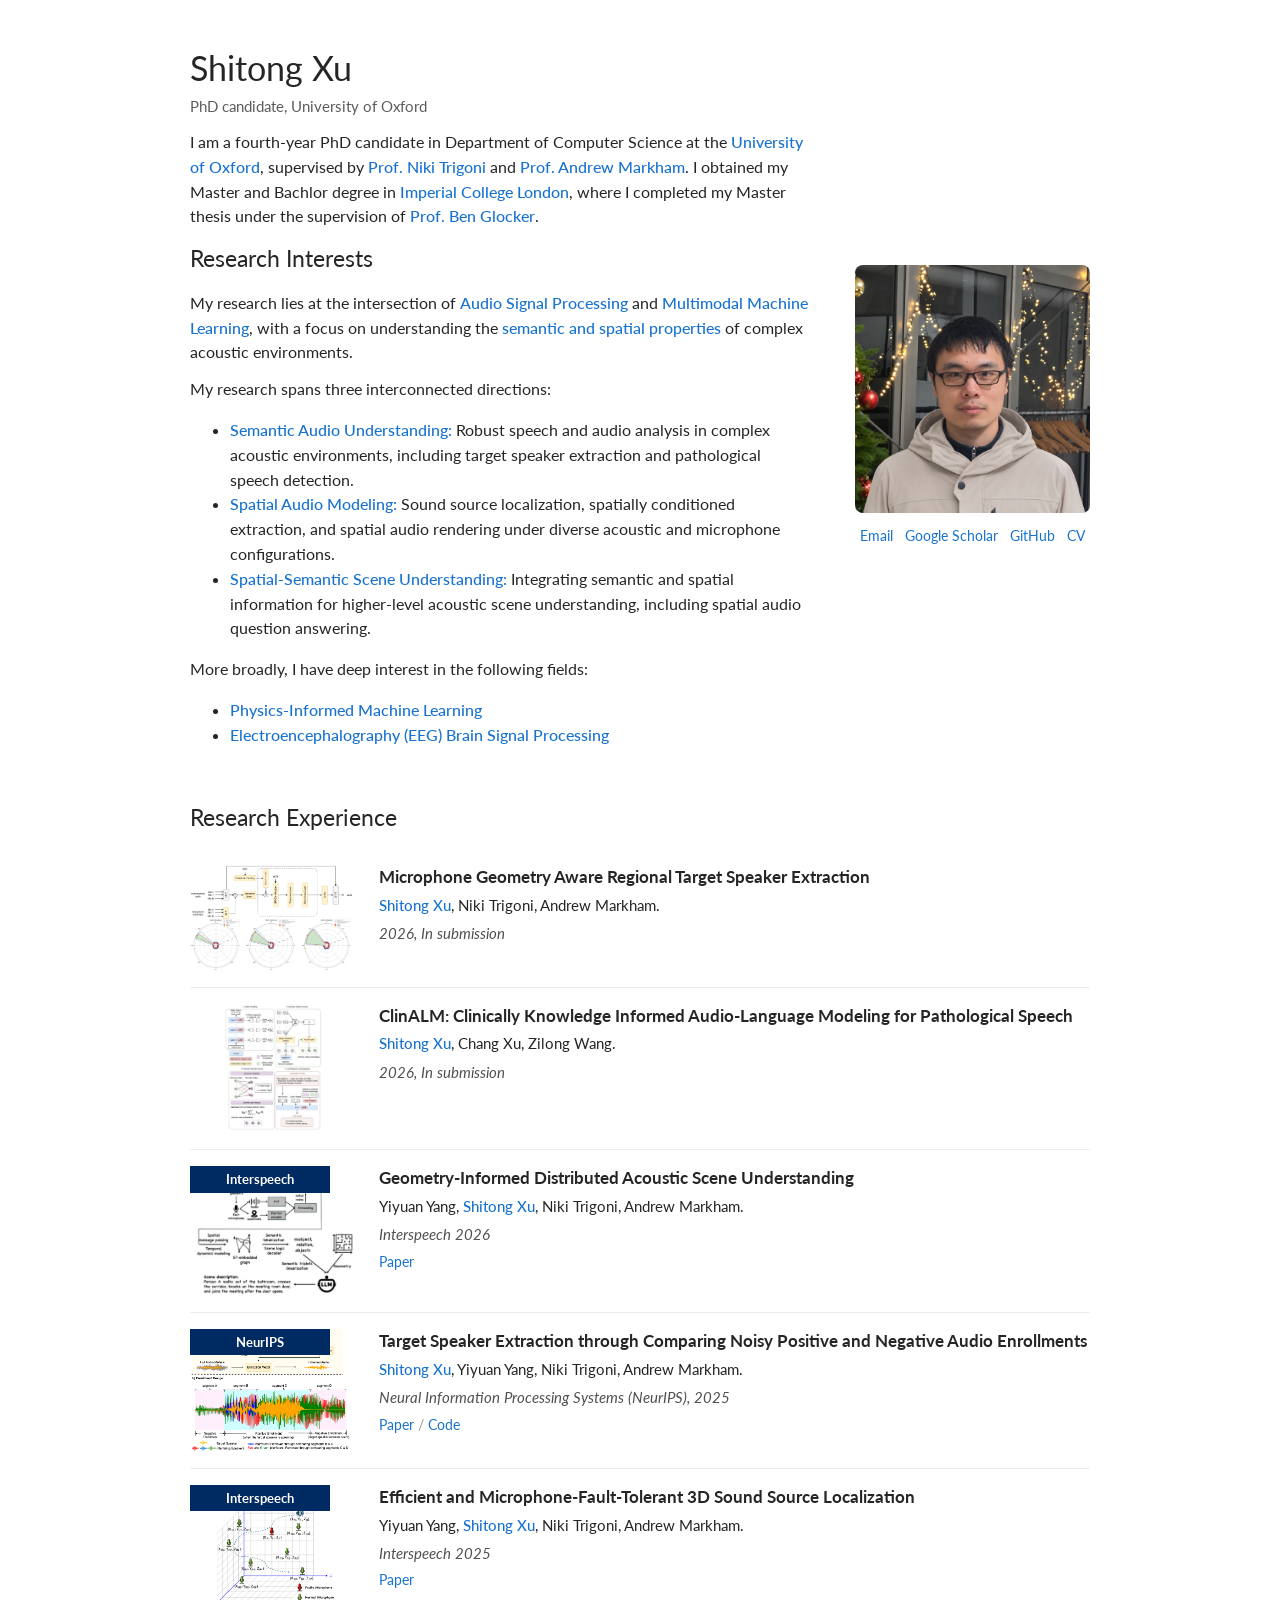
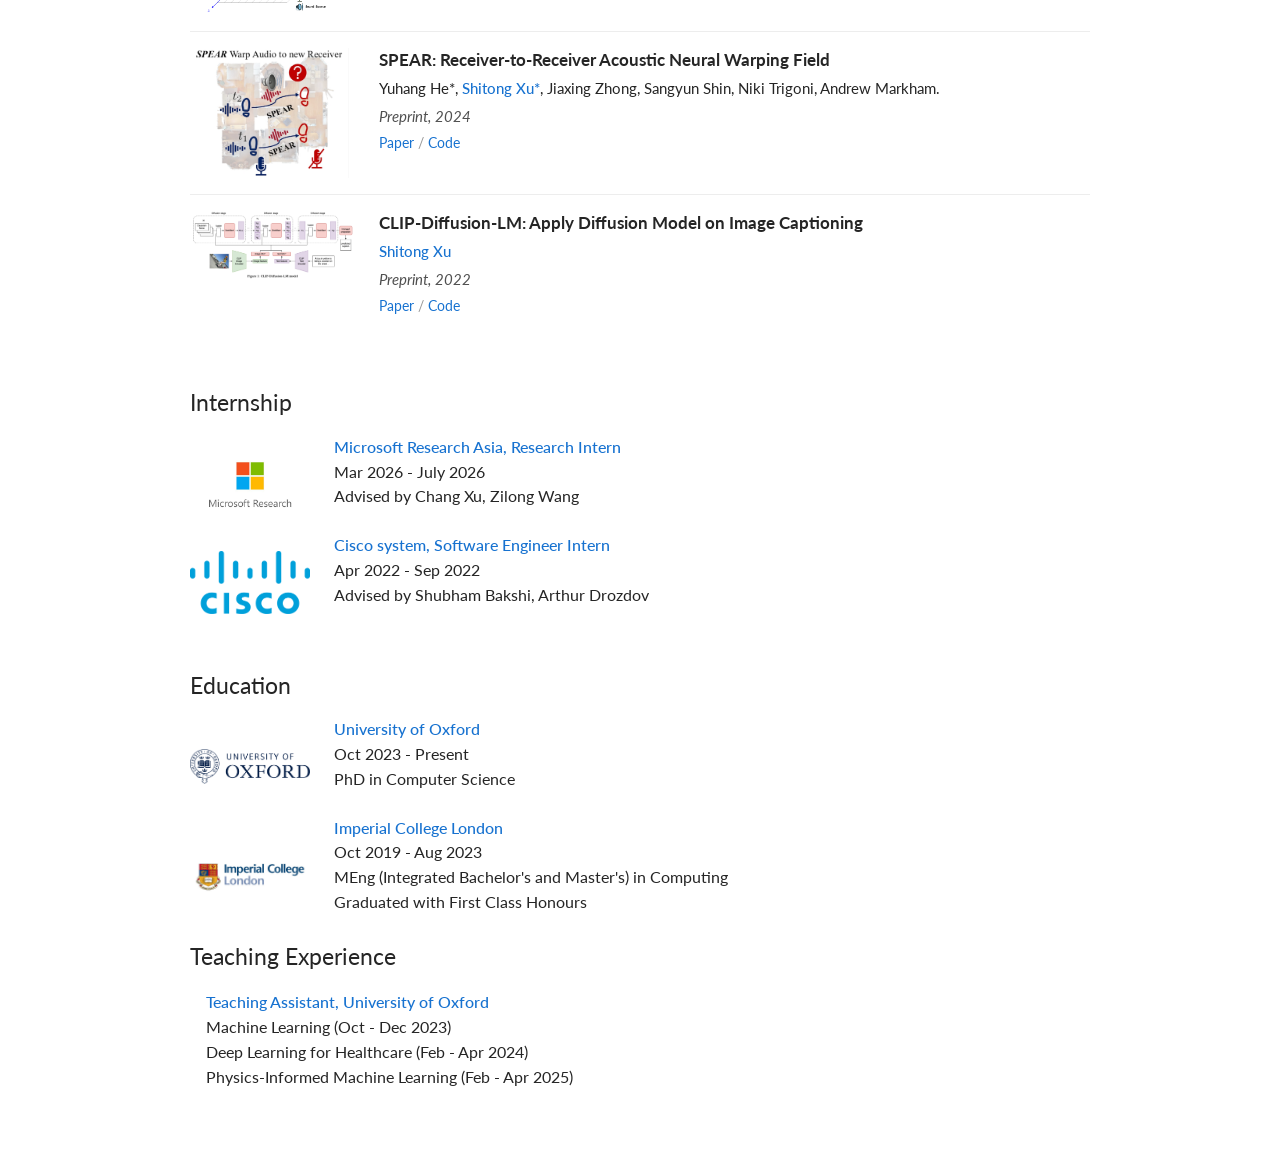
<file: index.html>
<!DOCTYPE html>
<html lang="en">
<head>
  <meta charset="UTF-8">
  <meta name="viewport" content="width=device-width, initial-scale=1">
  <meta name="description" content="I am a fourth-year Ph.D. candidate in Computer Science at the University of Oxford, supervised by Prof. Niki Trigoni and Prof. Andrew Markham. I obtained my Master and Bachlor degree in Imperial College London, where I completed my Master thesis under the supervision of Prof. Ben Glocker.">
  <meta name="theme-color" content="#ffffff">
  <title>Shitong Xu | University of Oxford</title>
  <link href="https://fonts.googleapis.com/css?family=Lato:400,700,400italic,700italic" rel="stylesheet">
  <link rel="icon" type="image/svg+xml" href="data:image/svg+xml,%3Csvg xmlns='http://www.w3.org/2000/svg' viewBox='0 0 64 64'%3E%3Crect width='64' height='64' rx='12' fill='%231772d0'/%3E%3Ctext x='32' y='43' font-family='Arial,sans-serif' font-size='32' font-weight='bold' fill='white' text-anchor='middle'%3ESX%3C/text%3E%3C/svg%3E">
  <style>
    :root { color-scheme: light; }
    * { box-sizing: border-box; }
    body {
      margin: 0;
      background: #fff;
      color: #252525;
      font-family: Lato, Verdana, Helvetica, sans-serif;
      font-size: 16px;
      line-height: 1.55;
    }
    a { color: #1772d0; text-decoration: none; }
    a:hover, a:focus-visible { color: #bc6517; text-decoration: underline; }
    a:focus-visible { outline: 2px solid #1772d0; outline-offset: 3px; }
    .page { width: min(900px, calc(100% - 48px)); margin: 0 auto; padding: 48px 0 56px; }
    .intro { display: grid; grid-template-columns: minmax(0, 1fr) 235px; align-items: center; gap: 42px; }
    h1 { margin: 0 0 6px; font-size: 34px; font-weight: 400; line-height: 1.2; }
    .role { color: #5c5c5c; margin: 0 0 18px; font-size: 15px; }
    .intro p { margin: 0 0 12px; }
    .photo { display: block; width: 100%; height: auto; border-radius: 8px; }
    /* .links { margin: 18px 0 0; }
    .links a { display: inline-block; margin: 0 5px; }
    .links a:first-child { margin-left: 0; } */
    .sep { color: #b6b6b6; }
    section { margin-top: 36px; }
    h2 { margin: 0 0 14px; font-size: 23px; font-weight: 400; }
    strong {
    font-weight: 500;
    color: #1772d0;
    } 
    .topics { display: flex; gap: 8px; flex-wrap: wrap; }
    .topic { background: #f2f6fa; border: 1px solid #e5ebf2; border-radius: 4px; padding: 4px 9px; font-size: 14px; color: #3f5368; }
    .news { list-style: none; padding: 0; margin: 0; }
    .news li { margin: 7px 0; }
    .news time { color: #555; margin-right: 14px; font-weight: 700; }
    .publication { display: grid; grid-template-columns: 165px minmax(0, 1fr); gap: 24px; padding: 16px 0; align-items: start; }
    .publication + .publication { border-top: 1px solid #ededed; }
    .publication img { display: block; width: 165px; height: auto; max-height: 130px; object-fit: contain; }
    .publication h3 { margin: 0 0 5px; font-size: 17px; font-weight: 700; line-height: 1.4; }
    .authors { margin: 0; font-size: 15px; }
    .venue { margin: 5px 0 0; font-size: 15px; font-style: italic; color: #505050; }
    .paper-links { margin: 4px 0 0; font-size: 14px; }
    .paper-links a + a::before { content: " / "; color: #999; }
    @media (max-width: 700px) {
      .page { width: min(100% - 32px, 620px); padding-top: 28px; }
      .intro { grid-template-columns: minmax(0, 1fr) 145px; gap: 20px; align-items: start; }
      h1 { font-size: 30px; }
      .publication { grid-template-columns: 120px minmax(0, 1fr); gap: 16px; }
      .publication img { width: 120px; max-height: 105px; }
    }
    @media (max-width: 480px) {
      .intro { grid-template-columns: 1fr; }
      .photo { width: 165px; margin: 0 auto; }
      .intro-photo { grid-row: 1; }
      .publication { grid-template-columns: 1fr; gap: 9px; }
      .publication img { width: 150px; max-height: 120px; }
      .sep { display: inline; }
    }
    .intro-photo {
    display: flex;
    flex-direction: column;
    align-items: center;
    }

    .links {
    display: flex;
    justify-content: center;
    flex-wrap: wrap;
    gap: 6px 12px;
    margin-top: 12px;
    font-size: 14px;
    }

    .links a {
    display: inline-block;
    margin: 0;
    }
    .publication-image {
    position: relative;
    width: 165px;
    }

    .publication-image img {
    display: block;
    width: 100%;
    height: auto;
    }

    .conference-label {
    position: absolute;
    top: 0;
    left: 0;

    width: 85%;
    background: #002b62;
    color: white;

    padding: 3px 8px;
    font-size: 13px;
    font-weight: 700;
    text-align: center;
    }
    @media (max-width: 700px) {
    .publication-image {
        width: 120px;
    }

    .conference-label {
        font-size: 11px;
        padding: 2px 7px;
    }
    }

    @media (max-width: 480px) {
    .publication-image {
        width: 150px;
    }
    }
  </style>
</head>
<body>
  <main class="page">
    <header class="intro">
      <div class="intro-copy">
        <h1>Shitong Xu</h1>
        <p class="role">PhD candidate, University of Oxford</p>
        <p>
          I am a fourth-year PhD candidate in Department of Computer Science at the <strong>University of Oxford</strong>, supervised by <strong>Prof. Niki Trigoni</strong> and <strong>Prof. Andrew Markham</strong>. I obtained my Master and Bachlor degree in <strong>Imperial College London</strong>, where I completed my Master thesis under the supervision of <strong>Prof. Ben Glocker</strong>.
        </p>

        <h2 id="research-title">Research Interests</h2>
        <p>
        My research lies at the intersection of <strong>Audio Signal Processing</strong> and <strong>Multimodal Machine Learning</strong>, with a focus on understanding the <strong>semantic and spatial properties</strong> of complex acoustic environments.
        </p>

        <p>
        My research spans three interconnected directions:
        </p>

        <ul>
        <li>
        <strong>Semantic Audio Understanding:</strong> Robust speech and audio analysis in complex acoustic environments, including target speaker extraction and pathological speech detection.
        </li>
        <li>
        <strong>Spatial Audio Modeling:</strong> Sound source localization, spatially conditioned extraction, and spatial audio rendering under diverse acoustic and microphone configurations.
        </li>
        <li>
        <strong>Spatial-Semantic Scene Understanding:</strong> Integrating semantic and spatial information for higher-level acoustic scene understanding, including spatial audio question answering.
        </li>
        </ul>

        <p>
        More broadly, I have deep interest in the following fields:
        </p>
        <ul>
        <!-- <li><strong>Audio Signal Processing</strong></li>
        <li><strong>Multimodal Machine Learning</strong></li> -->
        <li><strong>Physics-Informed Machine Learning</strong></li>
        <li><strong>Electroencephalography (EEG) Brain Signal Processing</strong></li>
        </ul>


        <!-- <nav class="links" aria-label="Profile links">
          <a href="mailto:shitong.xu@cs.ox.ac.uk">Email</a>
          <span class="sep">/</span>
          <a href="https://scholar.google.com/citations?user=PSecikcAAAAJ">Google Scholar</a>
          <span class="sep">/</span>
          <a href="https://github.com/xu-shitong">GitHub</a>
          <span class="sep">/</span>
          <a href="/asset/CV2026.pdf">CV</a>
        </nav> -->
      </div>
        <div class="intro-photo">
            <img src="asset/avatar2.png"
                alt="Shitong Xu"
                class="photo">

            <div class="links">
            <a href="mailto:shitong.xu@cs.ox.ac.uk">Email</a>
            <!-- <span class="sep">/</span> -->
            <a href="https://scholar.google.com/citations?user=PSecikcAAAAJ">Google Scholar</a>
            <!-- <span class="sep">/</span> -->
            <a href="https://github.com/xu-shitong">GitHub</a>
            <!-- <span class="sep">/</span> -->
            <a href="/asset/CV2026.pdf">CV</a>
            </div>
        </div>

    </header>

    <section aria-labelledby="research-title">
<!-- 
        <div class="topics" aria-label="Research topics">
        <span class="topic">Clinical NLP</span>
        <span class="topic">Reliable Medical AI</span>
        <span class="topic">Causal Inference</span>
        <span class="topic">Scientific Workflows</span> -->
      <!-- </div> -->
    </section>

    <!-- <section aria-labelledby="news-title">
      <h2 id="news-title">News</h2>
      <ul class="news">
        <li><time datetime="2026">2026 —</time>Started DPhil at the University of Oxford</li>
        <li><time datetime="2026">2026 —</time>Scaling Laws for Mixed Quantization accepted as EMNLP Oral</li>
      </ul>
    </section> -->

    <section aria-labelledby="publications-title">
      <h2 id="publications-title">Research Experience</h2>

      <article class="publication">
        <img src="asset/rse.png" loading="lazy" alt="Microphone Geometry Aware Regional Target Speaker Extraction">
        <div>
          <h3>Microphone Geometry Aware Regional Target Speaker Extraction</a></h3>
          <p class="authors"><strong>Shitong Xu</strong>, Niki Trigoni, Andrew Markham.</p>
          <p class="venue">2026, In submission</p>
        </div>
      </article>

      <article class="publication">
        <img src="asset/clinalm.png" loading="lazy" alt="ClinALM: Clinically Knowledge Informed Audio-Language Modeling for Pathological Speech">
        <div>
          <h3>ClinALM: Clinically Knowledge Informed Audio-Language Modeling for Pathological Speech</a></h3>
          <p class="authors"><strong>Shitong Xu</strong>, Chang Xu, Zilong Wang.</p>
          <p class="venue">2026, In submission</p>
        </div>
      </article>

      <article class="publication">
        <div class="publication-image">
            <img src="asset/scene_understand_mic.png"
                loading="lazy"
                alt="Geometry-Informed Distributed Acoustic Scene Understanding">

            <span class="conference-label">Interspeech</span>
        </div>
        <div>
            <h3>Geometry-Informed Distributed Acoustic Scene Understanding</h3>
            <p class="authors">Yiyuan Yang, <strong>Shitong Xu</strong>, Niki Trigoni, Andrew Markham.</p>
            <p class="venue">Interspeech 2026</p>
            <p class="paper-links"><a href="https://arxiv.org/abs/2609.08026">Paper</a></p>
        </div>
      </article>

      <article class="publication">
        <!-- <img src="asset/tse_mot.png" loading="lazy" alt="Target Speaker Extraction through Comparing Noisy Positive and Negative Audio Enrollments"> -->
        <div class="publication-image">
            <img src="asset/tse_mot.png"
                loading="lazy"
                alt="Target Speaker Extraction through Comparing Noisy Positive and Negative Audio Enrollments">

            <span class="conference-label">NeurIPS</span>
        </div>
        <div>
            <h3>Target Speaker Extraction through Comparing Noisy Positive and Negative Audio Enrollments</h3>
            <p class="authors"><strong>Shitong Xu</strong>, Yiyuan Yang, Niki Trigoni, Andrew Markham.</p>
            <p class="venue">Neural Information Processing Systems (NeurIPS), 2025</p>
            <p class="paper-links"><a href="https://arxiv.org/abs/2502.16611">Paper</a><a href="https://github.com/xu-shitong/TSE-through-Positive-Negative-Enroll">Code</a></p>
        </div>
      </article>

      <article class="publication">
        <!-- <img src="asset/distributed_mic_mot.png" loading="lazy" alt="Efficient and Microphone-Fault-Tolerant 3D Sound Source Localization"> -->
        <div class="publication-image">
            <img src="asset/distributed_mic_mot.png"
                loading="lazy"
                alt="Efficient and Microphone-Fault-Tolerant 3D Sound Source Localization">

            <span class="conference-label">Interspeech</span>
        </div>
        <div>
            <h3>Efficient and Microphone-Fault-Tolerant 3D Sound Source Localization</h3>
            <p class="authors">Yiyuan Yang, <strong>Shitong Xu</strong>, Niki Trigoni, Andrew Markham.</p>
            <p class="venue">Interspeech 2025</p>
            <p class="paper-links"><a href="https://arxiv.org/abs/2505.20961">Paper</a></p>
        </div>
      </article>

      <article class="publication">
        <img src="asset/spear_mot.png" loading="lazy" alt="SPEAR: Receiver-to-Receiver Acoustic Neural Warping Field">
        <div>
            <h3>SPEAR: Receiver-to-Receiver Acoustic Neural Warping Field</h3>
            <p class="authors">Yuhang He*, <strong>Shitong Xu*</strong>, Jiaxing Zhong, Sangyun Shin, Niki Trigoni, Andrew Markham.</p>
            <p class="venue">Preprint, 2024</p>
            <p class="paper-links"><a href="https://arxiv.org/abs/2406.11006">Paper</a><a href="https://github.com/xu-shitong/SPEAR">Code</a></p>
        </div>
      </article>

      <article class="publication">
        <img src="asset/clip-diffuse-lm.png" loading="lazy" alt="CLIP-Diffusion-LM: Apply Diffusion Model on Image Captioning">
        <div>
            <h3>CLIP-Diffusion-LM: Apply Diffusion Model on Image Captioning</h3>
            <p class="authors"><strong>Shitong Xu</strong></p>
            <p class="venue">Preprint, 2022</p>
            <p class="paper-links"><a href="https://arxiv.org/abs/2210.04559">Paper</a><a href="https://github.com/xu-shitong/diffusion-image-captioning">Code</a></p></p>
        </div>
      </article>

    </section>

    <section aria-labelledby="intern-title">
      <h2 id="intern-title">Internship</h2>

        <div style="display: flex; align-items: center; gap: 1rem;">
            <img src="asset/ms_logo.jpg" style="width: 120px; height: auto; border-radius: 8px;">
            
            <div>
            <div style="margin-left: 0.5rem; margin-bottom: 1.5rem;">
                <strong>Microsoft Research Asia, Research Intern</strong><br>
                <span>Mar 2026 - July 2026</span><br>
                <span>Advised by Chang Xu, Zilong Wang</span><br>
            </div>
            </div>
        </div>

        <div style="display: flex; align-items: center; gap: 1rem;">
            <img src="asset/cisco_logo.png" style="width: 120px; height: auto; border-radius: 8px;">
            
            <div>
            <div style="margin-left: 0.5rem; margin-bottom: 1.5rem;">
                <strong>Cisco system, Software Engineer Intern</strong><br>
                <span>Apr 2022 - Sep 2022</span><br>
                <span>Advised by Shubham Bakshi, Arthur Drozdov</span><br>
            </div>
            </div>
        </div>

    </section>

    <section aria-labelledby="intern-title">
      <h2 id="intern-title">Education</h2>

        <div style="display: flex; align-items: center; gap: 1rem;">
            <img src="asset/Oxford_logo.png" style="width: 120px; height: auto; border-radius: 8px;">
            
            <div>
            <div style="margin-left: 0.5rem; margin-bottom: 1.5rem;">
                <strong>University of Oxford</strong><br>
                <span>Oct 2023 - Present</span><br>
                <span>PhD in Computer Science</span>
            </div>
            </div>
        </div>

        <div style="display: flex; align-items: center; gap: 1rem;">
            <img src="asset/ic_logo.jpg" style="width: 120px; height: auto; border-radius: 8px;">
            
            <div>
            <div style="margin-left: 0.5rem; margin-bottom: 1.5rem;">
                <strong>Imperial College London</strong><br>
                <span>Oct 2019 - Aug 2023</span><br>
                <span>MEng (Integrated Bachelor's and Master's) in Computing</span><br>
                <span>Graduated with First Class Honours</span>
            </div>
            </div>
        </div>

    </section>

    <h2>Teaching Experience</h2>
    <p style="margin-left: 1.0rem">
    <strong>Teaching Assistant, University of Oxford</strong><br>
    Machine Learning (Oct - Dec 2023)<br>
    Deep Learning for Healthcare (Feb - Apr 2024)<br>
    Physics-Informed Machine Learning (Feb - Apr 2025)
    </p>
  </main>
</body>
</html>
</file>
